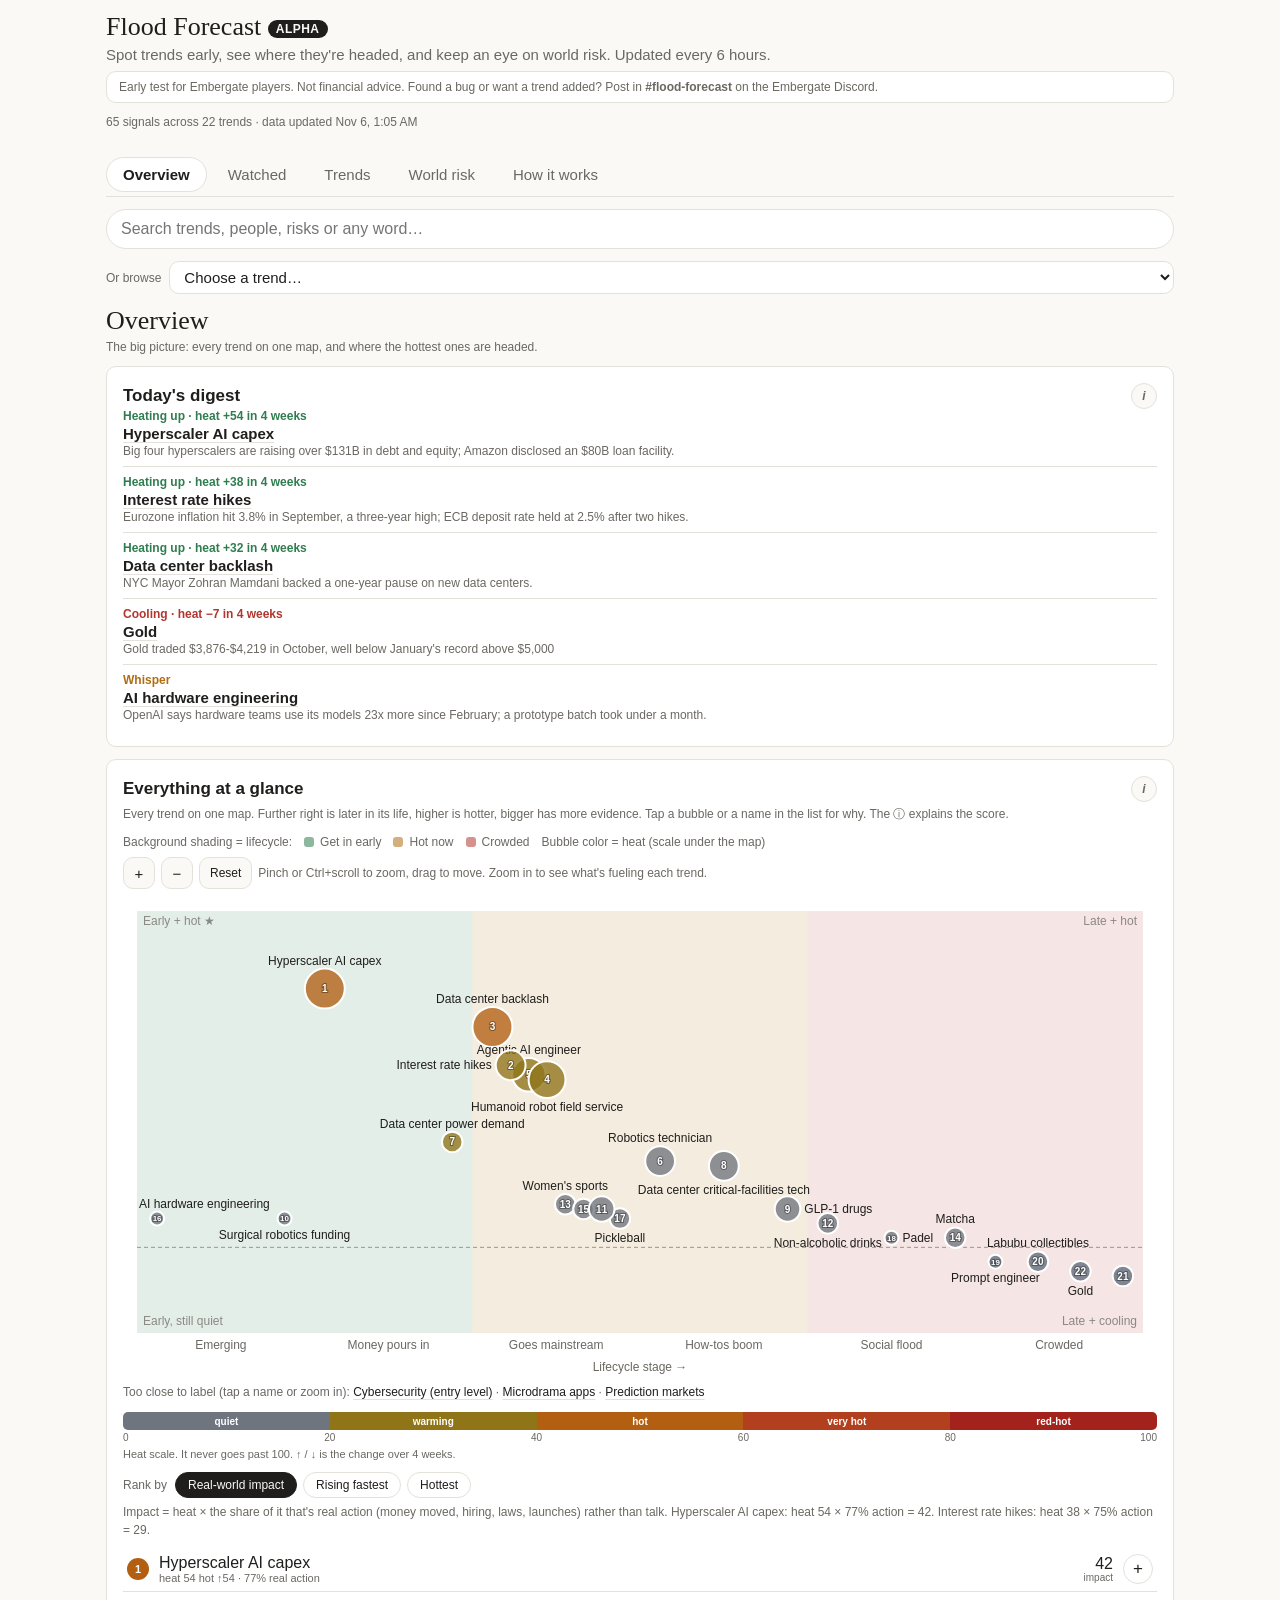
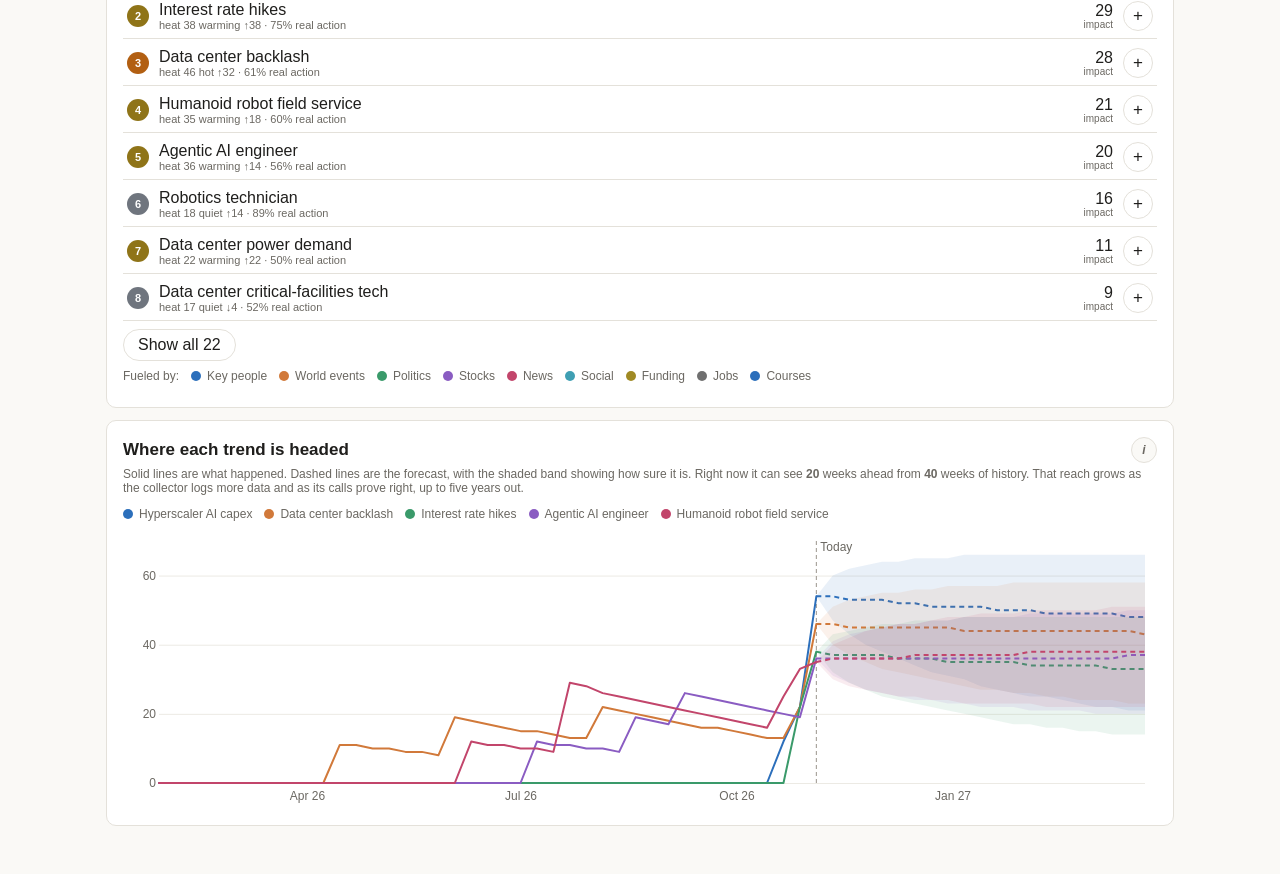
<file: site/index.html>
<!doctype html>
<html lang="en">
<head>
<meta charset="utf-8">
<meta name="viewport" content="width=device-width, initial-scale=1, viewport-fit=cover">
<title>Flood Forecast</title>
<meta name="description" content="Spot trends early, see where they're headed, and keep an eye on world risk.">
<meta name="theme-color" content="#faf9f6">
<meta name="apple-mobile-web-app-capable" content="yes">
<meta name="apple-mobile-web-app-title" content="Flood Forecast">
<link rel="manifest" href="manifest.webmanifest">
<link rel="icon" href="icon.svg" type="image/svg+xml">
<link rel="apple-touch-icon" href="icon-180.png">
<style>
:root{--color-fg:#1f1e1c;--color-fg-muted:#6b6862;--color-bg:#faf9f6;--color-panel:#ffffff;--color-border-line:#e4e1da;--color-ok:#2f7d4f;--color-warn:#b06d12;--color-bad:#b3362e;
--font-anthropic-sans:-apple-system,BlinkMacSystemFont,"Segoe UI",Roboto,Helvetica,Arial,sans-serif;--font-anthropic-serif:Georgia,"Times New Roman",serif;
--cds-font-size-caption:12px;--cds-font-size-body:15px;--cds-font-size-heading:17px;--cds-font-size-title:26px;--cds-font-weight-medium:600;
--cds-gap-xs:4px;--cds-gap-sm:8px;--cds-gap-md:12px;--cds-gap-lg:20px;--cds-gap-xl:28px;--cds-pad-xs:4px;--cds-pad-sm:8px;--cds-pad-md:12px;--cds-pad-lg:16px;--cds-pad-xl:24px;--cds-radius:10px;
--cds-chart-grid:#eceae4;--cds-chart-axis:#bdb8ae;--cds-chart-reference:#9a958c;--cds-chart-muted:#cbc6bc;--cds-chart-status-critical:#d0572e;
--cds-surface-popover:#ffffff;--cds-border:#dedad2;--cds-shadow-popover:0 6px 20px rgba(0,0,0,.14);--cds-text-secondary:#6b6862;--cds-dur-slow:300ms;--cds-ease-out:cubic-bezier(.2,.8,.2,1)}
@media (prefers-color-scheme: dark){:root{--color-fg:#ecebe7;--color-fg-muted:#a3a097;--color-bg:#171614;--color-panel:#211f1c;--color-border-line:#36332e;--color-ok:#5cbf85;--color-warn:#e0a24a;--color-bad:#ec6b62;
--cds-chart-grid:#2c2a26;--cds-chart-axis:#55514a;--cds-chart-reference:#77736a;--cds-chart-muted:#4a4740;--cds-chart-status-critical:#f08156;--cds-surface-popover:#2a2824;--cds-border:#3e3a34;--cds-shadow-popover:0 6px 20px rgba(0,0,0,.5);--cds-text-secondary:#a3a097}}
html,body{margin:0;background:var(--color-bg);color:var(--color-fg);font-family:var(--font-anthropic-sans);-webkit-text-size-adjust:100%}
#dash-root{max-width:1100px;margin:0 auto;padding:12px max(16px, env(safe-area-inset-left)) 48px;box-sizing:border-box}
[data-appifact-content] b,.ff b{font-weight:600}
.dash-skeleton{color:transparent;background:var(--color-border-line);border-radius:6px}
</style>
<link rel="stylesheet" href="styles.css">
<script src="vendor/d3.v7.9.0.min.js"></script>
</head>
<body>
<div id="dash-root">
<div class="ff">
  <header id="top">
    <h1>Flood Forecast <span class="alpha">Alpha</span></h1>
    <p class="lede">Spot trends early, see where they're headed, and keep an eye on world risk. Updated every 6 hours.</p>
    <p class="banner">Early test for Embergate players. Not financial advice. Found a bug or want a trend added? Post in <b>#flood-forecast</b> on the Embergate Discord.</p>
    <p class="label" data-draw="freshness" data-source="radar">—</p>
  </header>

  <nav class="tabs" role="tablist" aria-label="Sections">
    <button class="tab" role="tab" data-tab="overview" aria-selected="true">Overview</button>
    <button class="tab" role="tab" data-tab="watched" aria-selected="false">Watched</button>
    <button class="tab" role="tab" data-tab="trends" aria-selected="false">Trends</button>
    <button class="tab" role="tab" data-tab="risk" aria-selected="false">World risk</button>
    <button class="tab" role="tab" data-tab="model" aria-selected="false">How it works</button>
  </nav>

  <div class="searchwrap" id="lookup">
    <input id="ffsearch" class="search" type="search" autocomplete="off" placeholder="Search trends, people, risks or any word…" aria-label="Search trends, people and risks" role="combobox" aria-controls="ffsugg" aria-expanded="false">
    <ul id="ffsugg" class="sugg" role="listbox" data-draw="sugg" data-source="map radar briefs people risk riskinfo"></ul>
  </div>
  <div class="lookup">
    <label for="tdpick">Or browse</label>
    <select id="tdpick" data-draw="tdpick" data-source="map"></select>
  </div>

  <section class="card detail" id="trenddetail" hidden>
    <div class="cardhead">
      <h2 class="dname" data-draw="tdname" data-source="map">—</h2>
      <div class="dbtns"><button class="starbtn" type="button">+ Add to Watched</button><button class="closebtn" type="button" aria-label="Back from trend details">← Back</button></div>
    </div>
    <p class="dstats" data-draw="tdstats" data-source="map">—</p>
    <p class="wstate" data-draw="tdwatchstate" data-source="watchlist">—</p>
    <div class="dgrid">
      <div class="dblock">
        <h3>Why it's trending</h3>
        <p data-draw="tdwhy" data-source="briefs radar">—</p>
        <h3>Background</h3>
        <p data-draw="tdbg" data-source="briefs">—</p>
        <h3>What to watch</h3>
        <p data-draw="tdwatch" data-source="briefs">—</p>
        <h3>Where it's headed</h3>
        <p data-draw="tdfore" data-source="projection">—</p>
      </div>
      <div class="dblock">
        <h3>What's driving it</h3>
        <div class="chips" data-draw="tddrivers" data-source="radar"></div>
        <h3>Key people</h3>
        <ul class="dlist" data-draw="tdpeople" data-source="radar"></ul>
      </div>
    </div>
    <h3>Every signal, with sources</h3>
    <ul class="dlist" data-draw="tdsignals" data-source="radar"></ul>
  </section>

  <section class="card detail" id="persondetail" hidden>
    <div class="cardhead">
      <h2 class="dname" data-draw="pdname" data-source="people">—</h2>
      <button class="closebtn" type="button" aria-label="Back from person details">← Back</button>
    </div>
    <p class="dstats" data-draw="pdrole" data-source="people">—</p>
    <div class="dgrid">
      <div class="dblock">
        <h3>Background</h3>
        <p data-draw="pdbg" data-source="people">—</p>
        <h3>Why they matter now</h3>
        <p data-draw="pdwhy" data-source="people">—</p>
      </div>
      <div class="dblock">
        <h3>Trends they're moving</h3>
        <div class="chips" data-draw="pdtrends" data-source="radar"></div>
      </div>
    </div>
    <h3>What they've said and done</h3>
    <ul class="dlist" data-draw="pdsignals" data-source="radar"></ul>
  </section>

  <section class="card detail" id="riskdetail" hidden>
    <div class="cardhead">
      <h2 class="dname" data-draw="rdname" data-source="risk">—</h2>
      <button class="closebtn" type="button" aria-label="Back from risk details">← Back</button>
    </div>
    <p class="dstats" data-draw="rdlevel" data-source="risk">—</p>
    <div class="dgrid">
      <div class="dblock">
        <h3>Why it's at this level today</h3>
        <p data-draw="rdwhy" data-source="risk">—</p>
        <h3>Background</h3>
        <p data-draw="rdbg" data-source="riskinfo">—</p>
        <h3>What to watch</h3>
        <p data-draw="rdwatch" data-source="riskinfo">—</p>
      </div>
      <div class="dblock">
        <h3>What forecasters estimate</h3>
        <ul class="dlist" data-draw="rdodds" data-source="odds riskinfo"></ul>
      </div>
    </div>
  </section>


  <section class="page" id="overview" role="tabpanel">
    <div class="pagehead"><h2 class="ptitle">Overview</h2><p class="note">The big picture: every trend on one map, and where the hottest ones are headed.</p></div>
    <section class="card digest" id="digest">
      <div class="cardhead"><h2>Today's digest</h2><button class="infobtn" type="button" aria-expanded="false" aria-label="How to read this">i</button></div>
      <div class="info" hidden><p><b>How to read it:</b> The three trends that gained the most heat over the last 4 weeks, the one that cooled most, and the newest whisper or new arrival. The number is the change in heat.</p><p><b>What it's for:</b> Your 15-second morning check. Tap any name for the full story.</p><p><b>Watch for:</b> A trend that shows up under Heating up several days running is a real move.</p><p><b>The heat score:</b> a fixed 0 to 100 scale. 0 to 20 is quiet, 20 to 40 warming, 40 to 60 hot, 60 to 80 very hot, 80 to 100 red-hot. It can't go above 100. Signals add points and fade by half every 90 days. The ⓘ on the map has the full explanation.</p></div>
      <ul class="dlist" data-draw="digestlist" data-source="digest"></ul>
    </section>

    <section class="card" id="glance">
      <div class="cardhead"><h2>Everything at a glance</h2><button class="infobtn" type="button" aria-expanded="false" aria-label="How to read this">i</button></div>
      <div class="info" hidden><p><b>How to read it:</b> Each bubble is a trend. Left to right is how far along it is; higher means hotter right now; bigger means more evidence. Tap a bubble to open why it's trending, who's behind it, and every source. Zoom in and each bubble sprouts small dots, one per signal type fueling it, sized by how many signals and colored by type.</p><p><b>What it's for:</b> Your 10-second check on what's worth paying attention to.</p><p><b>Watch for:</b> Bubbles high up in the green-shaded area: early and heating. A bubble sliding right into the red-shaded area means it's getting crowded. Bubble color is its heat, using the same scale as the strip under the map. When zoomed in, a trend fueled by Funding and Key people is early; one fueled by Social and Courses is late.</p><p><b>Bubble size:</b> how many signals back it. Big means well proven, small means it could still move a lot.</p><p><b>On a phone:</b> each bubble shows its rank number, and the list under the map matches the numbers to names. Pinch to zoom and the names appear on the map.</p><p><b>The heat score:</b> A fixed scale from 0 to 100 that means the same thing every day. 0 to 20 is quiet, 20 to 40 is warming, 40 to 60 is hot, 60 to 80 is very hot, and 80 to 100 is red-hot. Below 0 means crowding signals outweigh the heat. Every signal adds points: 1 for a strong, fresh signal, 0.5 for one that's building, and −0.5 for one that shows crowding, and points fade by half every 90 days. About 2 strong fresh signals gets a trend to 20, about 6 gets it to 50, and it takes roughly 18 or more to pass 90. The closer a trend gets to 100, the more signals each extra point takes, so it can never go past 100. Early on, with few signals, one new signal can move a trend 10 points or so.</p></div>
      <p class="note">Every trend on one map. Further right is later in its life, higher is hotter, bigger has more evidence. Tap a bubble or a name in the list for why. The ⓘ explains the score.</p>
      <div class="legend">
        <span class="lglead">Background shading = lifecycle:</span>
        <span><i class="sw zone sq" data-z="Get in early"></i>Get in early</span>
        <span><i class="sw zone sq" data-z="Hot now"></i>Hot now</span>
        <span><i class="sw zone sq" data-z="Crowded"></i>Crowded</span>
        <span class="lglead">Bubble color = heat (scale under the map)</span>
      </div>
      <div class="zoombar">
      <button class="zbtn" type="button" data-zoom="in" aria-label="Zoom in">+</button>
      <button class="zbtn" type="button" data-zoom="out" aria-label="Zoom out">−</button>
      <button class="zbtn wide" type="button" data-zoom="reset">Reset</button>
      <span class="label">Pinch or Ctrl+scroll to zoom, drag to move. Zoom in to see what's fueling each trend.</span>
    </div>
    <div class="chart glance" data-draw="glancechart" data-source="map radar fit"></div>
    <div class="legend fuel">
      <span class="label">Fueled by:</span>
      <span><i class="sw cat" data-cat="Key people"></i>Key people</span>
      <span><i class="sw cat" data-cat="World events"></i>World events</span>
      <span><i class="sw cat" data-cat="Politics"></i>Politics</span>
      <span><i class="sw cat" data-cat="Stocks"></i>Stocks</span>
      <span><i class="sw cat" data-cat="News"></i>News</span>
      <span><i class="sw cat" data-cat="Social"></i>Social</span>
      <span><i class="sw cat" data-cat="Funding"></i>Funding</span>
      <span><i class="sw cat" data-cat="Jobs"></i>Jobs</span>
      <span><i class="sw cat" data-cat="Courses"></i>Courses</span>
    </div>
    </section>

    <section class="card" id="forecastcard">
      <div class="cardhead"><h2>Where each trend is headed</h2><button class="infobtn" type="button" aria-expanded="false" aria-label="How to read this">i</button></div>
      <div class="info" hidden><p><b>How to read it:</b> Solid lines are what happened, dashed lines are the forecast, and the shaded band is how unsure it is. The dashed line marks today.</p><p><b>What it's for:</b> Shows which trends are likely to keep rising or start cooling over the coming weeks.</p><p><b>Watch for:</b> A dashed line still climbing with a narrow band is the strongest call. A very wide band means: don't trust it yet.</p><p><b>The heat score:</b> a fixed 0 to 100 scale. 0 to 20 is quiet, 20 to 40 warming, 40 to 60 hot, 60 to 80 very hot, 80 to 100 red-hot. It can't go above 100. Signals add points and fade by half every 90 days. The ⓘ on the map has the full explanation.</p><p><b>Where the forecast comes from:</b> two parts. First, today's signals fade by half every 90 days, which is certain. Second, new signals are expected at the trend's average weekly pace over the last 26 weeks. A short burst of news doesn't get stretched into a runaway line. The band is the likely range (8 in 10 chance) based on how uneven that pace has been.</p></div>
      <p class="note">Solid lines are what happened. Dashed lines are the forecast, with the shaded band showing how sure it is. Right now it can see <b data-draw="reach" data-source="projection" data-field="horizon_weeks" data-row="0">—</b> weeks ahead from <b data-draw="histw" data-source="projection" data-field="history_weeks" data-row="0">—</b> weeks of history. That reach grows as the collector logs more data and as its calls prove right, up to five years out.</p>
      <div class="legend" data-draw="fclegend" data-source="projection"></div>
      <div class="chart" data-draw="fcchart" data-source="projection"></div>
    </section>
  </section>

  <section class="page" id="watched" role="tabpanel" hidden>
    <div class="pagehead"><h2 class="ptitle">Watched</h2><p class="note">Trends you starred: what they were, what they are now, and whether each one is speeding up, cooling off or turning into a problem.</p></div>
    <section class="card" id="watchlistcard">
      <div class="cardhead"><h2>Your watchlist</h2><button class="infobtn" type="button" aria-expanded="false" aria-label="How to read this">i</button></div>
      <div class="info" hidden><p><b>How to read it:</b> Each card compares a trend 30 days ago, when you started watching, and now. The line is its heat over the last year. Tap a name for the full why.</p><p><b>What it's for:</b> Following the few trends that matter to you without digging through everything else.</p><p><b>Watch for:</b> Trending harder means heat is up or it moved toward hot. Cooling off means heat is dropping. Becoming a problem means it just slid into crowded or fading.</p><p><b>The ! badge:</b> green means a big good change (up 5 or more, or moved toward hot), red means a big bad one (down 5 or more, or slid into crowded or fading).</p><p><b>The heat score:</b> a fixed 0 to 100 scale. 0 to 20 is quiet, 20 to 40 warming, 40 to 60 hot, 60 to 80 very hot, 80 to 100 red-hot. It can't go above 100. Signals add points and fade by half every 90 days. The ⓘ on the map has the full explanation.</p></div>
      <div class="wgrid" data-draw="wcards" data-source="watched trend"></div>
    </section>
    <section class="card" id="watchhow">
      <h2>Add or remove a trend</h2>
      <p class="note">Open any trend and tap ☆ Watch. Your watchlist is saved on this device only, and each card remembers where the trend stood the day you starred it.</p>
    </section>
  </section>

  <section class="page" id="trends" role="tabpanel" hidden>
    <div class="pagehead"><h2 class="ptitle">Trends</h2><p class="note">What's heating up, which signal types are driving it, and the raw signals behind every number.</p></div>
    <section class="card" id="trendcard">
      <div class="cardhead"><h2>Heat over time</h2><button class="infobtn" type="button" aria-expanded="false" aria-label="How to read this">i</button></div>
      <div class="info" hidden><p><b>How to read it:</b> Each line is one trend's heat over the last year, measured weekly.</p><p><b>What it's for:</b> Shows momentum: is a trend speeding up, flat, or fading?</p><p><b>Watch for:</b> Lines that bend upward sharply are breakouts. A line rolling over after a peak often means crowding.</p><p><b>The heat score:</b> a fixed 0 to 100 scale. 0 to 20 is quiet, 20 to 40 warming, 40 to 60 hot, 60 to 80 very hot, 80 to 100 red-hot. It can't go above 100. Signals add points and fade by half every 90 days. The ⓘ on the map has the full explanation.</p></div>
      <p class="note">Weekly heat per field over the last year, on the fixed 0 to 100 heat scale. Rising lines are heating up. Fills in more as the collector logs signals.</p>
      <div class="chart" data-draw="trendchart" data-source="trend"></div>
    </section>

    <div class="grid">
      <section class="card" id="heatmap">
        <div class="cardhead"><h2>What's driving each trend</h2><button class="infobtn" type="button" aria-expanded="false" aria-label="How to read this">i</button></div>
      <div class="info" hidden><p><b>How to read it:</b> One line per trend: which kinds of signals are behind it, how much of it is real action rather than talk, and what that usually means.</p><p><b>What it's for:</b> Tells you why something is hot, not just that it is.</p><p><b>Watch for:</b> Funding and key people leading means early. Social buzz and how-to courses leading means late. The full grid underneath shows every trend against every signal type.</p></div>
        <div data-draw="drivers" data-source="map"></div>
        <button class="curiousbtn" type="button" aria-expanded="false" aria-controls="gridbox"><span class="c-show">Show the full grid: every trend × every signal type ▾</span><span class="c-hide">Hide the grid ▴</span></button>
        <div id="gridbox" hidden>
          <p class="note">Each square is one trend and one signal type, on the same 0 to 100 heat scale. Darker blue is hotter. Red squares mean crowding signals.</p>
          <div class="chart" data-draw="heatmapchart" data-source="grid"></div>
        </div>
      </section>
      <section class="card" id="catbars">
        <div class="cardhead"><h2>Which signal types are peaking</h2><button class="infobtn" type="button" aria-expanded="false" aria-label="How to read this">i</button></div>
      <div class="info" hidden><p><b>How to read it:</b> Each bar is one signal type's share of all the heat across every trend.</p><p><b>What it's for:</b> Shows where the action is right now across the whole world.</p><p><b>Watch for:</b> When Funding and Key people lead, new waves are starting. When Courses and Social lead, a lot of things are peaking.</p><p><b>The numbers:</b> each bar is that signal type's share of all the heat across every trend, so they add up to 100%.</p></div>
        <p class="note">Each signal type's share of all the heat right now. The shares add up to 100%.</p>
        <div class="chart" data-draw="catchart" data-source="cats"></div>
      </section>
    </div>

    <section class="card" id="heat">
      <div class="cardhead"><h2>Heat incoming</h2><button class="infobtn" type="button" aria-expanded="false" aria-label="How to read this">i</button></div>
      <div class="info" hidden><p><b>How to read it:</b> Heat now is current momentum. Toward jobs and toward courses show where that heat is flowing next.</p><p><b>What it's for:</b> Separates real opportunity from hype that's about to get crowded.</p><p><b>Watch for:</b> Opportunity building means heat is flowing to jobs faster than to courses: the window is open. Crowding coming means everyone's piling in.</p></div>
      <p class="note">Heat flowing toward jobs means opportunity is building. Heat flowing toward courses and tutorials means crowding is on the way.</p>
      <div class="tablebox">
        <table data-source="heat" data-row-key="field">
          <thead><tr><th data-field="field">Field</th><th class="r" data-field="heat_now">Heat now</th><th class="r" data-field="jobs_incoming">Toward jobs</th><th class="r" data-field="courses_incoming">Toward courses</th><th data-field="outlook">Outlook</th></tr></thead>
          <tbody data-draw="htable"></tbody>
        </table>
      </div>
    </section>

    <section class="card" id="keypeople">
      <div class="cardhead"><h2>Key people</h2><button class="infobtn" type="button" aria-expanded="false" aria-label="How to read this">i</button></div>
      <div class="info" hidden><p><b>How to read it:</b> Each item is one public statement or official move: who, the trend it affects, what they said or did, and the source. Tap a name for their background.</p><p><b>What it's for:</b> Powerful people often move markets and policy before anything else shifts.</p><p><b>Watch for:</b> Several key people talking about the same trend in a short span usually comes before money moves.</p></div>
      <p class="note">Public statements and official moves by leaders, central bankers and top CEOs, tied to the trend they affect.</p>
      <p class="label" data-draw="kpempty" data-source="kpsignals">—</p>
      <div data-draw="kplist" data-source="kpsignals"></div>
    </section>

    <section class="card" id="radar">
      <div class="cardhead"><h2>Early signal radar</h2><button class="infobtn" type="button" aria-expanded="false" aria-label="How to read this">i</button></div>
      <div class="info" hidden><p><b>How to read it:</b> Every raw signal the collector found, newest first, with its type, stage and a link to the source.</p><p><b>What it's for:</b> The evidence behind every number on this dashboard. Tap a source to check it yourself.</p><p><b>Watch for:</b> Entries starting with Early whisper are single sightings; they get confirmed or dropped within 14 days.</p></div>
      <p class="note">Real-world signals showing which stage each field is in. Green means heating up, amber is building, red means crowding.</p>
      <div class="tablebox">
        <table data-source="radar" data-row-key="signal">
          <thead><tr><th data-field="date">Date</th><th data-field="field">Field</th><th data-field="category">Type</th><th data-field="signal">Signal</th><th data-field="stage">Stage</th><th data-field="source">Source</th></tr></thead>
          <tbody data-draw="rtable"></tbody>
        </table>
      </div>
    </section>
  </section>

  <section class="page" id="risk" role="tabpanel" hidden>
    <div class="pagehead"><h2 class="ptitle">World risk</h2><p class="note">Today's pressure on the world system, and what serious forecasters say the real odds are.</p></div>
    <section class="card" id="doom">
      <div class="cardhead"><h2>Doomsday gauge</h2><button class="infobtn" type="button" aria-expanded="false" aria-label="How to read this">i</button></div>
      <div class="info" hidden><p><b>How to read it:</b> The needle is the average stress across six risk areas on a 0 to 100 scale. Bars show each area and whether it's rising or falling.</p><p><b>What it's for:</b> A calm daily read on how much pressure the world system is under.</p><p><b>Watch for:</b> Watch the arrows more than the levels. One area jumping 10+ points in a day is worth reading about. This is pressure, not odds of the end.</p></div>
      <p class="note">How stressed the world system is right now, on a 0 to 100 scale per risk, rescored daily from the news. This measures pressure right now. For actual probabilities, see the realistic odds panel below, built only from published forecaster and expert estimates.</p>
      <div class="doomgrid">
        <div>
          <div class="chart gauge" data-draw="gauge" data-source="risk"></div>
          <p class="label">Official Doomsday Clock: <b data-draw="clocksec" data-source="clock" data-field="seconds_to_midnight" data-row="0">—</b> seconds to midnight, set <span data-draw="clockdate" data-source="clock" data-field="set_on" data-row="0">—</span> by the Bulletin of the Atomic Scientists.</p>
        </div>
        <div class="chart" data-draw="riskbars" data-source="risk"></div>
      </div>
    </section>

    <section class="card" id="odds">
      <div class="cardhead"><h2>Realistic odds: what serious forecasters say</h2><button class="infobtn" type="button" aria-expanded="false" aria-label="How to read this">i</button></div>
      <div class="info" hidden><p><b>How to read it:</b> Each row is one published estimate. The dot is the estimate, the faint bar is its likely range when the source gave one, and the "1 in" wording turns the percent into everyday odds. Each step on the scale is 10 times likelier than the one before. Blue estimates come from forecasters with a tested track record of accurate predictions, orange from experts and researchers in the field.</p><p><b>All sources combined:</b> where several groups estimated the same outcome, the cards below pool them into one number and show the full range so you can see how much they disagree.</p><p><b>What it's for:</b> Gives you realistic numbers instead of headlines.</p><p><b>Watch for:</b> Compare the per-year figure with everyday risks. Gaps between superforecasters and experts show where people genuinely disagree.</p></div>
      <p class="note">Published estimates from tested forecasters and expert surveys. Each step on the bar is 10 times likelier than the one before, so tiny and big odds both fit. Tap any source to read it.</p>
      <p class="lede">Bottom line: top forecasters put human extinction by 2100 at about <b data-draw="o_es" data-source="odds" data-field="value" data-where="key=ext_super">—</b>%, and domain experts at about <b data-draw="o_ee" data-source="odds" data-field="value" data-where="key=ext_expert">—</b>%. A disaster killing at least 1 in 10 people is far likelier: <b data-draw="o_cs" data-source="odds" data-field="value" data-where="key=cat_super">—</b>% to <b data-draw="o_ce" data-source="odds" data-field="value" data-where="key=cat_expert">—</b>%. Big but survivable disasters, like a war or pandemic killing over a million people in a year, are the real near-term risk. Nobody can check these numbers until it's too late, so treat them as informed judgment, not fact.</p>
      <div class="chart" data-draw="oddschart" data-source="odds"></div>
      <h2 style="margin-top:var(--cds-gap-lg)">All sources combined</h2>
      <p class="note">Where several groups estimated the same thing, their numbers are pooled into one, using the geometric mean of the odds, the standard way forecasters combine independent estimates. The per-year figure is the easiest to compare with everyday risks.</p>
      <div class="ccards" data-draw="ccards" data-source="consensus"></div>
    </section>
  </section>

  <section class="page" id="model" role="tabpanel" hidden>
    <div class="pagehead"><h2 class="ptitle">How it works</h2><p class="note">How much to trust each part, when today's career fields are likely to get crowded, and the method behind it.</p></div>
    <section class="card trust" id="trust">
      <div class="cardhead"><h2>How much to trust this</h2><button class="infobtn" type="button" aria-expanded="false" aria-label="How to read this">i</button></div>
      <div class="info" hidden><p><b>How to read it:</b> Each part of the app gets a plain rating, worked out from the live numbers: how much data is behind it and how well it has done when checked.</p><p><b>What it's for:</b> So you know which numbers to lean on and which to treat as a rough guide.</p><p><b>Watch for:</b> Ratings move up as the collector gathers more signals and the weekly accuracy checks come in.</p></div>
      <ul class="trustlist" data-draw="trustbox" data-source="radar"></ul>
    </section>
        <section class="card" id="calls">
      <div class="cardhead"><h2>Track record: calls and how they turned out</h2><button class="infobtn" type="button" aria-expanded="false" aria-label="How to read this">i</button></div>
      <div class="info" hidden><p><b>How to read it:</b> Every week the collector writes down a clear call for each trend, like "hotter in 30 days" or "moves into crowded". 30 days later it checks what actually happened and marks it right or wrong. Nothing gets edited after the fact.</p><p><b>What it's for:</b> This is how the app learns. Once a month it adjusts its own settings, like how much each kind of signal counts and how fast heat fades, toward whatever would have made past calls more accurate. Every change is logged here.</p><p><b>Watch for:</b> A coin flip gets about half right. The goal is 75 to 85% over time. Expect a few months of calls before the number means much.</p></div>
      <div data-draw="callslist" data-source="calls"></div>
    </section>
    <section class="tiles" id="tiles">
      <div class="card tile"><span class="label">Robotics technician gets crowded around</span><span class="num" data-draw="t_robot" data-source="forecasts" data-field="flood_year" data-where="field=Robotics%20technician">—</span></div>
      <div class="card tile"><span class="label">Agentic AI engineer gets crowded around</span><span class="num" data-draw="t_agent" data-source="forecasts" data-field="flood_year" data-where="field=Agentic%20AI%20engineer">—</span></div>
    </section>

    <section class="card" id="forecasts">
        <div class="cardhead"><h2>When today's fields get crowded</h2><button class="infobtn" type="button" aria-expanded="false" aria-label="How to read this">i</button></div>
      <div class="info" hidden><p><b>How to read it:</b> Each row is a career field: roughly when it gets crowded, the likely range, and about how many years are left. "May be crowding now" means the range has already started.</p><p><b>What it's for:</b> Helps decide which skills are worth building now.</p><p><b>Watch for:</b> More years left plus a high barrier to entry is the safest bet.</p></div>
        <p class="note">When each field is likely to get crowded, meaning more people chasing it than there are good jobs. Hard to enter: 1 means anyone with a laptop can get in within weeks, 5 means hands-on skill, credentials and years. Years are rounded, and the range is the honest error from past trends.</p>
        <div class="tablebox">
          <table data-source="forecasts" data-row-key="field">
            <thead><tr><th data-field="field">Field</th><th class="r" data-field="barrier">Hard to enter</th><th class="r" data-field="flood_year">Crowded around</th><th class="r" data-field="low">Likely range</th><th class="r" data-field="years_left">Years left</th></tr></thead>
            <tbody data-draw="ftable"></tbody>
          </table>
        </div>
      </section>
    <button class="curiousbtn" type="button" aria-expanded="false" aria-controls="curious"><span class="c-show">For the curious: timelines, backtest, influence network and method ▾</span><span class="c-hide">Hide the details ▴</span></button>
    <div class="curious" id="curious" hidden>
    <section class="card" id="timeline">
      <div class="cardhead"><h2>Trend timelines and forecasts</h2><button class="infobtn" type="button" aria-expanded="false" aria-label="How to read this">i</button></div>
      <div class="info" hidden><p><b>How to read it:</b> Each row is a trend's lifecycle. Filled dots happened; hollow dots are forecasts with a range bar.</p><p><b>What it's for:</b> Shows how past trends played out, so you can judge the forecasts for today's fields.</p><p><b>Watch for:</b> How long past trends took from job spike to flooded. Newer trends move faster.</p></div>
      <p class="note">Filled dots are stages that already happened. Hollow dots are forecasts, with the bar showing the backtest error range. The dashed line is today.</p>
      <div class="legend">
        <span><i class="sw st" data-i="0"></i>Tech emerges</span>
        <span><i class="sw st" data-i="1"></i>Funding boom</span>
        <span><i class="sw st" data-i="2"></i>Job spike</span>
        <span><i class="sw st" data-i="3"></i>Courses boom</span>
        <span><i class="sw st" data-i="4"></i>Content flood</span>
        <span><i class="sw st" data-i="5"></i>Flooded</span>
        <span><i class="sw hollow"></i>Forecast</span>
      </div>
      <div class="chart" data-draw="timeline" data-source="stages"></div>
    </section>

    <div class="grid">
      

      <section class="card" id="backtest">
        <div class="cardhead"><h2>Backtest: would it have called the past?</h2><button class="infobtn" type="button" aria-expanded="false" aria-label="How to read this">i</button></div>
      <div class="info" hidden><p><b>How to read it:</b> Each bar is how many years early or late the model would have been on a past trend it hadn't seen.</p><p><b>What it's for:</b> An honest check on how much to trust the forecasts.</p><p><b>Watch for:</b> Short bars mean good calls. Long red bars show where the model has missed before.</p></div>
        <p class="note">Each past trend was hidden from the model, then predicted. Bars show how many years early or late the guess was.</p>
        <div class="chart" data-draw="backtest" data-source="backtest"></div>
      </section>
    </div>

    <section class="card" id="network">
      <div class="cardhead"><h2>Influence network</h2><button class="infobtn" type="button" aria-expanded="false" aria-label="How to read this">i</button></div>
      <div class="info" hidden><p><b>How to read it:</b> Arrows show which signal types push others. Thicker means stronger; tap an arrow for its lead time.</p><p><b>What it's for:</b> Explains why a spike in one place predicts movement somewhere else later.</p><p><b>Watch for:</b> Strengths change as the model relearns daily. Arrows getting thicker are patterns it's confirming.</p></div>
      <p class="note">How each kind of signal pushes the others, including what key people say and do. Thicker arrows push harder. Tap an arrow for its lead time. Strengths start as estimates and get relearned once a day from the signals the collector logs every 6 hours. It shows what tends to come first, not proof that one causes the other.</p>
      <div class="chart net" data-draw="network" data-source="edges"></div>
    </section>

    <section class="card" id="accuracy">
      <div class="cardhead"><h2>Predictor accuracy over time</h2><button class="infobtn" type="button" aria-expanded="false" aria-label="How to read this">i</button></div>
      <div class="info" hidden><p><b>How to read it:</b> The share of the model's calls that came true, checked weekly.</p><p><b>What it's for:</b> Shows whether the predictor is actually getting smarter.</p><p><b>Watch for:</b> A rising line means it's learning. If it drops for a few weeks in a row, take the forecasts with more salt.</p></div>
      <p class="note">Share of calls that came true. It starts from the backtest (past trends called within 3 years). Each week the collector checks calls made 30 or more days earlier against what actually happened, so this line should climb as the model learns.</p>
      <div class="chart" data-draw="accchart" data-source="accuracy"></div>
    </section>

    <section class="card method" id="method">
      <h2>How the algorithm works</h2>
      <p class="method-lede">Any trend, in tech, money, culture, health or anything else, moves through the same six stages: it emerges, money floods in, it goes mainstream, how-tos and copycats boom, content floods social media, then it is crowded. A collector runs every 6 hours, watching key people in world power, money, AI and industry, plus stocks, politics, world events, news and social buzz, across sectors from AI and jobs to farms, oil, electricity, water and infrastructure. The model learns how long each stage lasts and forecasts what is next. Hands-on fields buy about <b data-draw="barrier" data-source="model" data-field="per_barrier_point">—</b> extra years per barrier point, and every year later a trend starts shortens its runway by <b data-draw="speed" data-source="model" data-field="per_year_later">—</b> years.</p>
      <ol>
        <li>Heat score: every signal counts 1 point if it's hot, 0.5 if it's building and −0.5 if it shows crowding, and fades by half every 90 days. Points are turned into a fixed 0 to 100 score (20 warming, 40 hot, 60 very hot, 80 red-hot) that means the same every day and can't go past 100. A score of 50 means half as hot as the leader.</li>
        <li>Each trend gets a year for every stage it has reached.</li>
        <li>The model learns the runway (years from job spike to flooded) from two things: when the trend started, and how hard the field is to enter.</li>
        <li>Fields that still are not crowded, like wind turbine and EV techs, count as "at least this long", so hands-on work isn't underestimated.</li>
        <li>Every past trend is hidden one at a time and predicted, which gives the honest error range.</li>
      </ol>
      <p class="label">Stage years for past trends are estimates from well-documented history, not measured job-posting series. Treat forecasts as ranges, not dates. Surprises like a new law, a crash or a breakthrough can break any model.</p>
    </section>
    </div>
  </section>
</div>
</div>
<script src="runtime.js"></script>
<script src="calcs.js"></script>
<script src="ui.js"></script>
<script src="charts.js"></script>
<script src="alpha.js"></script>
</body>
</html>
</file>
<file: site/styles.css>
.ff{font-family:var(--font-anthropic-sans);color:var(--color-fg);display:flex;flex-direction:column;gap:var(--cds-gap-md)}
.ff h1{font-family:var(--font-anthropic-serif);font-weight:400;font-size:var(--cds-font-size-title);margin:0}
.ff .lede{margin:var(--cds-gap-xs) 0 0;color:var(--color-fg-muted);font-size:var(--cds-font-size-body);max-width:48rem}
.ff .tiles{display:grid;grid-template-columns:repeat(auto-fit,minmax(min(100%,11rem),1fr));gap:var(--cds-gap-md)}
.ff .card{background:var(--color-panel);border:1px solid var(--color-border-line);border-radius:var(--cds-radius);padding:var(--cds-pad-lg);min-width:0}
.ff .tile .num{font-family:var(--font-anthropic-serif);font-weight:400;font-size:var(--cds-font-size-title);font-variant-numeric:tabular-nums;display:block;margin-top:var(--cds-gap-xs)}
.ff .label{font-size:var(--cds-font-size-caption);color:var(--color-fg-muted)}
.ff h2{font-size:var(--cds-font-size-heading);font-weight:var(--cds-font-weight-medium);margin:0}
.ff .note{font-size:var(--cds-font-size-caption);color:var(--color-fg-muted);margin:var(--cds-gap-xs) 0 var(--cds-gap-md)}
.ff .grid{display:grid;grid-template-columns:repeat(auto-fit,minmax(min(100%,22rem),1fr));gap:var(--cds-gap-md)}
.ff .chart{position:relative;min-height:220px}
.ff .net{min-height:300px}
.ff .glance{min-height:340px}
.ff .doomgrid{display:grid;grid-template-columns:repeat(auto-fit,minmax(min(100%,16rem),1fr));gap:var(--cds-gap-lg);align-items:center}
.ff .gauge{min-height:160px}
.ff .chart svg{display:block}
.ff .legend{display:flex;flex-wrap:wrap;gap:var(--cds-gap-sm) var(--cds-gap-md);font-size:var(--cds-font-size-caption);color:var(--color-fg-muted);margin-bottom:var(--cds-gap-sm)}
.ff .legend span{display:inline-flex;align-items:center;gap:6px}
.ff .sw{width:10px;height:10px;border-radius:50%;display:inline-block}
.ff .sw.hollow{background:transparent!important;border:2px solid var(--color-fg-muted)}
.ff .tip{position:absolute;pointer-events:none;background:var(--cds-surface-popover);border:1px solid var(--cds-border);border-radius:var(--cds-radius);box-shadow:var(--cds-shadow-popover);padding:var(--cds-pad-xs) var(--cds-pad-sm);font-size:var(--cds-font-size-caption);max-width:16rem;z-index:2}
.ff .tip .t{color:var(--cds-text-secondary)}
.ff .tablebox{max-height:24rem;overflow:auto}
.ff table{width:100%;border-collapse:collapse;font-size:var(--cds-font-size-caption);font-variant-numeric:tabular-nums}
.ff th{text-align:left;font-weight:var(--cds-font-weight-medium);color:var(--color-fg-muted);position:sticky;top:0;background:var(--color-panel);padding:6px 8px;border-bottom:1px solid var(--color-border-line)}
.ff td{padding:6px 8px;border-bottom:1px solid var(--color-border-line);vertical-align:top}
.ff td.r,.ff th.r{text-align:right}
.ff .hot{color:var(--color-ok)} .ff .cold{color:var(--color-bad)} .ff .warm{color:var(--color-warn)}
.ff .method p{margin:0 0 var(--cds-gap-sm);font-size:var(--cds-font-size-body)}
.ff .method ol{margin:0 0 var(--cds-gap-sm);padding-left:1.2rem;font-size:var(--cds-font-size-body)}
.ff a{color:inherit}
.ff .tabs{position:sticky;top:0;z-index:5;display:flex;gap:var(--cds-gap-xs);overflow-x:auto;scrollbar-width:none;padding:var(--cds-pad-xs) 0;background:var(--color-bg);border-bottom:1px solid var(--color-border-line)}
.ff .tabs::-webkit-scrollbar{display:none}
.ff .tab{flex:0 0 auto;font:inherit;font-size:var(--cds-font-size-body);padding:8px 16px;border-radius:999px;border:1px solid transparent;background:transparent;color:var(--color-fg-muted);cursor:pointer}
.ff .tab:hover{color:var(--color-fg)}
.ff .tab[aria-selected="true"]{background:var(--color-panel);border-color:var(--color-border-line);color:var(--color-fg);font-weight:var(--cds-font-weight-medium)}
.ff .page{display:flex;flex-direction:column;gap:var(--cds-gap-md)}
.ff .page[hidden]{display:none}
.ff .pagehead .ptitle{font-family:var(--font-anthropic-serif);font-weight:400;font-size:var(--cds-font-size-title);margin:0}
.ff .pagehead .note{margin:var(--cds-gap-xs) 0 0}
.ff .method-lede{margin:0 0 var(--cds-gap-sm);font-size:var(--cds-font-size-body);color:var(--color-fg-muted)}
.ff .card h2 + .note{margin-top:var(--cds-gap-xs)}
.ff .cardhead{display:flex;align-items:center;justify-content:space-between;gap:var(--cds-gap-sm)}
.ff .infobtn{flex:0 0 auto;width:26px;height:26px;border-radius:50%;border:1px solid var(--color-border-line);background:var(--color-bg);color:var(--color-fg-muted);font:inherit;font-size:var(--cds-font-size-caption);font-weight:var(--cds-font-weight-medium);font-style:italic;cursor:pointer;line-height:1}
.ff .infobtn[aria-expanded="true"]{background:var(--color-fg);color:var(--color-bg);border-color:var(--color-fg)}
.ff .info{margin:var(--cds-gap-sm) 0;padding:var(--cds-pad-sm) var(--cds-pad-md);border-radius:var(--cds-radius);background:var(--color-bg);border:1px solid var(--color-border-line);font-size:var(--cds-font-size-caption)}
.ff .info p{margin:0 0 6px}.ff .info p:last-child{margin:0}
.ff .lookup{display:flex;align-items:center;gap:var(--cds-gap-sm);font-size:var(--cds-font-size-caption);color:var(--color-fg-muted)}
.ff .lookup select{font:inherit;font-size:var(--cds-font-size-body);color:var(--color-fg);background:var(--color-panel);border:1px solid var(--color-border-line);border-radius:var(--cds-radius);padding:6px 10px;max-width:100%;min-width:0;flex:1 1 auto}
.ff .detail{border-width:2px}
.ff .hint{margin:calc(-1 * var(--cds-gap-sm)) 0 0}
.ff .dname{font-family:var(--font-anthropic-serif);font-weight:400;font-size:var(--cds-font-size-title)}
.ff .closebtn{font:inherit;font-size:var(--cds-font-size-caption);padding:6px 12px;border-radius:999px;border:1px solid var(--color-border-line);background:var(--color-bg);color:var(--color-fg);cursor:pointer}
.ff .dstats{margin:var(--cds-gap-xs) 0 var(--cds-gap-md);font-size:var(--cds-font-size-caption);color:var(--color-fg-muted)}
.ff .dgrid{display:grid;grid-template-columns:repeat(auto-fit,minmax(min(100%,18rem),1fr));gap:var(--cds-gap-lg)}
.ff .detail h3{font-size:var(--cds-font-size-caption);font-weight:var(--cds-font-weight-medium);color:var(--color-fg-muted);text-transform:none;margin:var(--cds-gap-md) 0 var(--cds-gap-xs)}
.ff .dblock h3:first-child{margin-top:0}
.ff .detail p{margin:0;font-size:var(--cds-font-size-body)}
.ff .chips{display:flex;flex-wrap:wrap;gap:6px}
.ff .chip{font-size:var(--cds-font-size-caption);padding:3px 10px;border-radius:999px;border:1px solid var(--color-border-line);background:var(--color-bg)}
.ff .dlist{list-style:none;margin:0;padding:0;display:flex;flex-direction:column;gap:8px;font-size:var(--cds-font-size-caption)}
.ff .dlist li{padding-bottom:8px;border-bottom:1px solid var(--color-border-line)}
.ff .dlist li:last-child{border-bottom:0}
.ff .dlist .meta{color:var(--color-fg-muted)}
.ff [data-trend]{cursor:pointer}
.ff tr[data-trend]:hover td{background:var(--color-bg)}
.ff .tlink{text-decoration:underline;text-decoration-color:var(--color-border-line);text-underline-offset:3px}
.ff .zoombar{display:flex;flex-wrap:wrap;align-items:center;gap:6px;margin-bottom:var(--cds-gap-sm)}
.ff .zbtn{font:inherit;min-width:32px;height:32px;padding:0 10px;border-radius:var(--cds-radius);border:1px solid var(--color-border-line);background:var(--color-bg);color:var(--color-fg);cursor:pointer;font-size:var(--cds-font-size-body)}
.ff .zbtn.wide{font-size:var(--cds-font-size-caption)}
.ff .glance svg{cursor:grab}
.ff .fuel{margin-top:var(--cds-gap-sm)}
.ff .wgrid{display:grid;grid-template-columns:repeat(auto-fit,minmax(min(100%,17rem),1fr));gap:var(--cds-gap-md)}
.ff .wcard{border:1px solid var(--color-border-line);border-radius:var(--cds-radius);padding:var(--cds-pad-md);background:var(--color-bg);display:flex;flex-direction:column;gap:8px;min-width:0}
.ff .wtop{display:flex;justify-content:space-between;align-items:flex-start;gap:8px}
.ff .wname{font-weight:var(--cds-font-weight-medium);font-size:var(--cds-font-size-body)}
.ff .pill{flex:0 0 auto;font-size:var(--cds-font-size-caption);padding:2px 10px;border-radius:999px;border:1px solid currentColor;white-space:nowrap}
.ff .wrow{display:grid;grid-template-columns:repeat(3,1fr);gap:6px;font-variant-numeric:tabular-nums}
.ff .wcell .label{display:block}
.ff .wcell b{font-family:var(--font-anthropic-serif);font-weight:400;font-size:var(--cds-font-size-heading)}
.ff .wmeta{font-size:var(--cds-font-size-caption);color:var(--color-fg-muted)}
.ff .wstate{margin:calc(-1 * var(--cds-gap-sm)) 0 var(--cds-gap-md);font-size:var(--cds-font-size-caption)}
.ff .digest .dlist li{display:flex;flex-direction:column;gap:2px}
.ff .dkind{font-size:var(--cds-font-size-caption);font-weight:var(--cds-font-weight-medium)}
.ff .fitbadge{display:inline-block;min-width:2.2em;text-align:center;font-variant-numeric:tabular-nums;font-size:var(--cds-font-size-caption);font-weight:var(--cds-font-weight-medium);padding:1px 8px;border-radius:999px;margin-right:6px;border:1px solid currentColor}
.ff .lensbar{margin-bottom:var(--cds-gap-sm)}
.ff .lensbtn[aria-pressed="true"]{background:var(--color-fg);color:var(--color-bg);border-color:var(--color-fg)}
[data-dash-source-state=refreshing]{opacity:.5;transition:opacity var(--cds-dur-slow)}
[data-dash-source-state=empty]{color:transparent}
.ff .searchwrap{position:relative}
.ff .search{width:100%;box-sizing:border-box;font:inherit;font-size:16px;padding:10px 14px;border-radius:999px;border:1px solid var(--color-border-line);background:var(--color-panel);color:var(--color-fg)}
.ff .search:focus{outline:2px solid var(--color-fg);outline-offset:1px}
.ff .sugg{position:absolute;left:0;right:0;top:calc(100% + 4px);z-index:20;list-style:none;margin:0;padding:4px;background:var(--cds-surface-popover);border:1px solid var(--cds-border);border-radius:var(--cds-radius);box-shadow:var(--cds-shadow-popover);max-height:22rem;overflow:auto}
.ff .sg{display:grid;grid-template-columns:auto 1fr;gap:2px 8px;padding:8px 10px;border-radius:6px;cursor:pointer}
.ff .sg.on,.ff .sg:hover{background:var(--color-bg)}
.ff .sgk{grid-row:1/3;align-self:start;font-size:11px;padding:1px 6px;border-radius:999px;border:1px solid var(--color-border-line);color:var(--color-fg-muted);white-space:nowrap}
.ff .sgn{font-weight:var(--cds-font-weight-medium);font-size:var(--cds-font-size-body)}
.ff .sgh{font-size:var(--cds-font-size-caption);color:var(--color-fg-muted);overflow:hidden;text-overflow:ellipsis;display:-webkit-box;-webkit-line-clamp:2;-webkit-box-orient:vertical}
.ff .sg.ask .sgn{display:none}
.ff .sugg:not(.open){display:none}

.ff .alpha{font-family:var(--font-anthropic-sans);font-size:12px;font-weight:600;vertical-align:middle;padding:2px 8px;border-radius:999px;background:var(--color-fg);color:var(--color-bg);letter-spacing:.04em;text-transform:uppercase}
.ff .banner{margin:var(--cds-gap-sm) 0 0;padding:var(--cds-pad-sm) var(--cds-pad-md);border-radius:var(--cds-radius);background:var(--color-panel);border:1px solid var(--color-border-line);font-size:var(--cds-font-size-caption);color:var(--color-fg-muted)}
.ff .dbtns{display:flex;gap:6px;flex:0 0 auto}
.ff .starbtn{font:inherit;font-size:var(--cds-font-size-caption);padding:6px 12px;border-radius:999px;border:1px solid var(--color-border-line);background:var(--color-bg);color:var(--color-fg);cursor:pointer}
.ff .starbtn[aria-pressed="true"]{background:var(--color-ok);border-color:var(--color-ok);color:#fff}

.ff .sparkcap { margin-top: 2px; font-size: var(--cds-font-size-caption); color: var(--color-fg-muted); }
.ff .unlabeled { margin: 6px 0 0; font-size: var(--cds-font-size-caption); color: var(--color-fg-muted); line-height: 1.6; }
.ff .unlabeled:empty { display: none; }
.ff .unlabeled .tlink { color: var(--color-fg); }
.ff .wbang { display: inline-flex; align-items: center; justify-content: center; width: 20px; height: 20px; border-radius: 50%; color: #fff; font-weight: 700; font-size: 13px; flex: none; margin-right: 6px; }
.ff .wtop .wname { margin-right: auto; }
.ff .bnum { fill: #fff; font-weight: 700; paint-order: stroke; stroke: rgba(0,0,0,0.35); stroke-width: 2px; }
.ff .mapkey { margin-top: 10px; }
.ff .mapkey[hidden] { display: none; }
.ff .mapkey-list { list-style: none; margin: 0; padding: 0; display: grid; gap: 2px; }
.ff .mapkey-list li { display: flex; align-items: center; gap: 10px; padding: 7px 4px; border-bottom: 1px solid var(--color-border-line); cursor: pointer; text-decoration: none; }
.ff .mapkey-list li:last-child { border-bottom: 0; }
.ff .mk-n { flex: none; width: 22px; height: 22px; border-radius: 50%; display: inline-flex; align-items: center; justify-content: center; color: #fff; font-size: 11px; font-weight: 700; }
.ff .mk-name { flex: 1; min-width: 0; overflow: hidden; text-overflow: ellipsis; white-space: nowrap; color: var(--color-fg); }
.ff .mk-star { color: var(--color-warn); }
.ff .mk-heat { flex: none; font-variant-numeric: tabular-nums; color: var(--color-fg-muted); min-width: 2.5ch; text-align: right; }
.ff .mapkey-list .wbang { margin-right: 0; }
.ff .mk-more { margin-top: 8px; background: none; border: 1px solid var(--color-border-line); color: var(--color-fg); border-radius: 999px; padding: 6px 14px; font: inherit; cursor: pointer; }
.ff .wbtnwrap { display: inline-flex; align-items: center; gap: 6px; flex: none; }
.ff .wplus { width: 30px; height: 30px; border-radius: 50%; border: 1px solid var(--color-border-line); background: none; color: var(--color-fg); font: inherit; font-size: 17px; line-height: 1; cursor: pointer; display: inline-flex; align-items: center; justify-content: center; }
.ff .wplus.on { background: var(--color-ok); border-color: var(--color-ok); color: #fff; font-size: 14px; }
.ff .wask { font-size: var(--cds-font-size-caption); color: var(--color-fg-muted); }
.ff .wyes, .ff .wno, .ff .starkeep { border-radius: 999px; padding: 5px 12px; font: inherit; font-size: var(--cds-font-size-caption); cursor: pointer; border: 1px solid var(--color-border-line); background: none; color: var(--color-fg); }
.ff .wyes { background: var(--color-bad); border-color: var(--color-bad); color: #fff; }
.ff .starbtn.confirm { background: var(--color-bad); border-color: var(--color-bad); color: #fff; }
.ff .starkeep { margin-left: 8px; }
.ff .is-off { display: none !important; }
.ff .mapkey-list { grid-template-columns: minmax(0, 1fr); } .ff .mapkey-list li { min-width: 0; }
.ff .oddslegend { display: flex; flex-wrap: wrap; gap: 6px 16px; font-size: var(--cds-font-size-caption); color: var(--color-fg-muted); margin: 4px 0 10px; }
.ff .oddslegend i { display: inline-block; width: 10px; height: 10px; border-radius: 50%; margin-right: 6px; vertical-align: -1px; }
.ff .oddsscale { position: relative; height: 16px; margin: 0 14px 4px 0; font-size: 11px; color: var(--color-fg-muted); }
.ff .oddsscale span { position: absolute; transform: translateX(-50%); white-space: nowrap; }
.ff .oddsscale span:first-child { transform: none; } .ff .oddsscale span:last-child { transform: translateX(-100%); }
.ff .oddsgroup { margin: 16px 0 4px; font-size: var(--cds-font-size-body); font-weight: var(--cds-font-weight-medium); color: var(--color-fg); }
.ff .oddslist { list-style: none; margin: 0; padding: 0; }
.ff .oddslist li { padding: 8px 0; border-bottom: 1px solid var(--color-border-line); }
.ff .oddslist li:last-child { border-bottom: 0; }
.ff .orow { display: flex; justify-content: space-between; gap: 12px; align-items: baseline; }
.ff .oname { color: var(--color-fg); min-width: 0; }
.ff .oval { font-weight: var(--cds-font-weight-medium); font-variant-numeric: tabular-nums; color: var(--color-fg); flex: none; }
.ff .otrack { position: relative; height: 12px; margin: 6px 14px 4px 0; border-radius: 6px;
  background: linear-gradient(90deg, var(--cds-chart-grid) 1px, transparent 1px) 0 0 / 25% 100%, var(--color-bg); border: 1px solid var(--color-border-line); }
.ff .orange { position: absolute; top: 3px; height: 4px; border-radius: 2px; opacity: 0.45; }
.ff .odot { position: absolute; top: 50%; width: 10px; height: 10px; border-radius: 50%; transform: translate(-50%, -50%); }
.ff .ometa { font-size: var(--cds-font-size-caption); color: var(--color-fg-muted); line-height: 1.45; }
.ff .ometa a { color: var(--color-fg); text-decoration: underline; text-decoration-color: var(--color-border-line); text-underline-offset: 3px; }
.ff .ccards { display: grid; gap: 10px; grid-template-columns: repeat(auto-fit, minmax(240px, 1fr)); margin-top: 8px; }
.ff .ccard { border: 1px solid var(--color-border-line); border-radius: var(--cds-radius); padding: var(--cds-pad-md); background: var(--color-bg); }
.ff .ccard h4 { margin: 0 0 4px; font-size: var(--cds-font-size-body); font-weight: var(--cds-font-weight-medium); }
.ff .ccard p { margin: 4px 0 0; font-size: var(--cds-font-size-caption); color: var(--color-fg-muted); line-height: 1.45; }
.ff .ccard .cbig { font-size: var(--cds-font-size-body); color: var(--color-fg); }
.ff .ccard .cbig b { font-size: var(--cds-font-size-title); margin-right: 4px; }
.ff .trustlist { list-style: none; margin: 0; padding: 0; }
.ff .trustlist li { padding: 10px 0; border-bottom: 1px solid var(--color-border-line); }
.ff .trustlist li:last-child { border-bottom: 0; }
.ff .trow { display: flex; justify-content: space-between; align-items: center; gap: 10px; }
.ff .tname { font-weight: var(--cds-font-weight-medium); }
.ff .twhy { margin: 4px 0 0; font-size: var(--cds-font-size-caption); color: var(--color-fg-muted); line-height: 1.45; }
.ff .tile .num .tsub { display: block; font-family: var(--font-anthropic-sans); font-size: var(--cds-font-size-caption); color: var(--color-fg-muted); margin-top: 4px; }
.ff .curiousbtn { width: 100%; margin: var(--cds-gap-md) 0; padding: 12px 14px; border-radius: var(--cds-radius); border: 1px dashed var(--color-border-line); background: none; color: var(--color-fg); font: inherit; text-align: left; cursor: pointer; }
.ff .curiousbtn .c-hide { display: none; }
.ff .curiousbtn[aria-expanded="true"] .c-show { display: none; }
.ff .curiousbtn[aria-expanded="true"] .c-hide { display: inline; }
.ff .curious { display: grid; gap: var(--cds-gap-lg); }
.ff .curious[hidden] { display: none; }
.ff td.nowrap { white-space: nowrap; }
.ff .mk-sorts { display: flex; flex-wrap: wrap; align-items: center; gap: 6px; margin: 12px 0 6px; }
.ff .mk-sortlead { font-size: var(--cds-font-size-caption); color: var(--color-fg-muted); margin-right: 2px; }
.ff .chipbtn { border: 1px solid var(--color-border-line); background: none; color: var(--color-fg); border-radius: 999px; padding: 5px 12px; font: inherit; font-size: var(--cds-font-size-caption); cursor: pointer; }
.ff .chipbtn[aria-pressed="true"] { background: var(--color-fg); color: var(--color-bg); border-color: var(--color-fg); }
.ff .mk-name { display: flex; flex-direction: column; white-space: normal; }
.ff .mk-title { overflow: hidden; text-overflow: ellipsis; white-space: nowrap; }
.ff .mk-sub { font-size: 11px; color: var(--color-fg-muted); overflow: hidden; text-overflow: ellipsis; white-space: nowrap; }
.ff .heatstrip { margin: 10px 0 4px; }
.ff .hs-bar { display: grid; grid-template-columns: repeat(5, 1fr); height: 18px; border-radius: 5px; overflow: hidden; }
.ff .hs-bar span { display: flex; align-items: center; justify-content: center; font-size: 10px; color: #fff; font-weight: 600; white-space: nowrap; }
.ff .hs-bar span:nth-child(1) { background: #6f757e; } .ff .hs-bar span:nth-child(2) { background: #8f7418; } .ff .hs-bar span:nth-child(3) { background: #b25f12; } .ff .hs-bar span:nth-child(4) { background: #b2401f; } .ff .hs-bar span:nth-child(5) { background: #a3231c; }
.ff .hs-lab { position: relative; height: 14px; font-size: 10px; color: var(--color-fg-muted); margin-top: 2px; }
.ff .hs-lab span { position: absolute; transform: translateX(-50%); }
.ff .hs-lab span:first-child { transform: none; } .ff .hs-lab span:last-child { transform: translateX(-100%); }
.ff .hs-note { font-size: 11px; color: var(--color-fg-muted); margin-top: 2px; }
.ff .calllist { list-style: none; margin: 8px 0 0; padding: 0; }
.ff .calllist li { display: flex; gap: 10px; align-items: baseline; padding: 6px 0; border-bottom: 1px solid var(--color-border-line); font-size: var(--cds-font-size-caption); }
.ff .calllist li:last-child { border-bottom: 0; }
.ff .calllist .pill { flex: none; }
.ff .sw.zone.sq { border-radius: 3px; opacity: 0.55; }
.ff .lglead { color: var(--color-fg-muted); }
.ff .mk-how { margin: 2px 0 8px; font-size: var(--cds-font-size-caption); color: var(--color-fg-muted); line-height: 1.45; }
.ff .mk-heat { display: flex; flex-direction: column; align-items: flex-end; line-height: 1.1; min-width: 4ch; }
.ff .mk-heat b { font-weight: 500; color: var(--color-fg); }
.ff .mk-heat small { font-size: 10px; }
.ff .drivers { list-style: none; margin: 0; padding: 0; }
.ff .drivers li { padding: 9px 0; border-bottom: 1px solid var(--color-border-line); cursor: pointer; text-decoration: none; }
.ff .drivers li:last-child { border-bottom: 0; }
.ff .dv-head { display: flex; justify-content: space-between; gap: 10px; align-items: baseline; }
.ff .dv-name { color: var(--color-fg); font-weight: var(--cds-font-weight-medium); }
.ff .dv-heat { flex: none; font-size: var(--cds-font-size-caption); font-weight: 600; }
.ff .dv-why { margin: 3px 0 0; font-size: var(--cds-font-size-caption); color: var(--color-fg-muted); line-height: 1.45; }
.ff .kp-trend { margin-left: 8px; font-size: var(--cds-font-size-caption); color: var(--color-fg-muted); }
.ff #gridbox[hidden] { display: none; }
</file>
